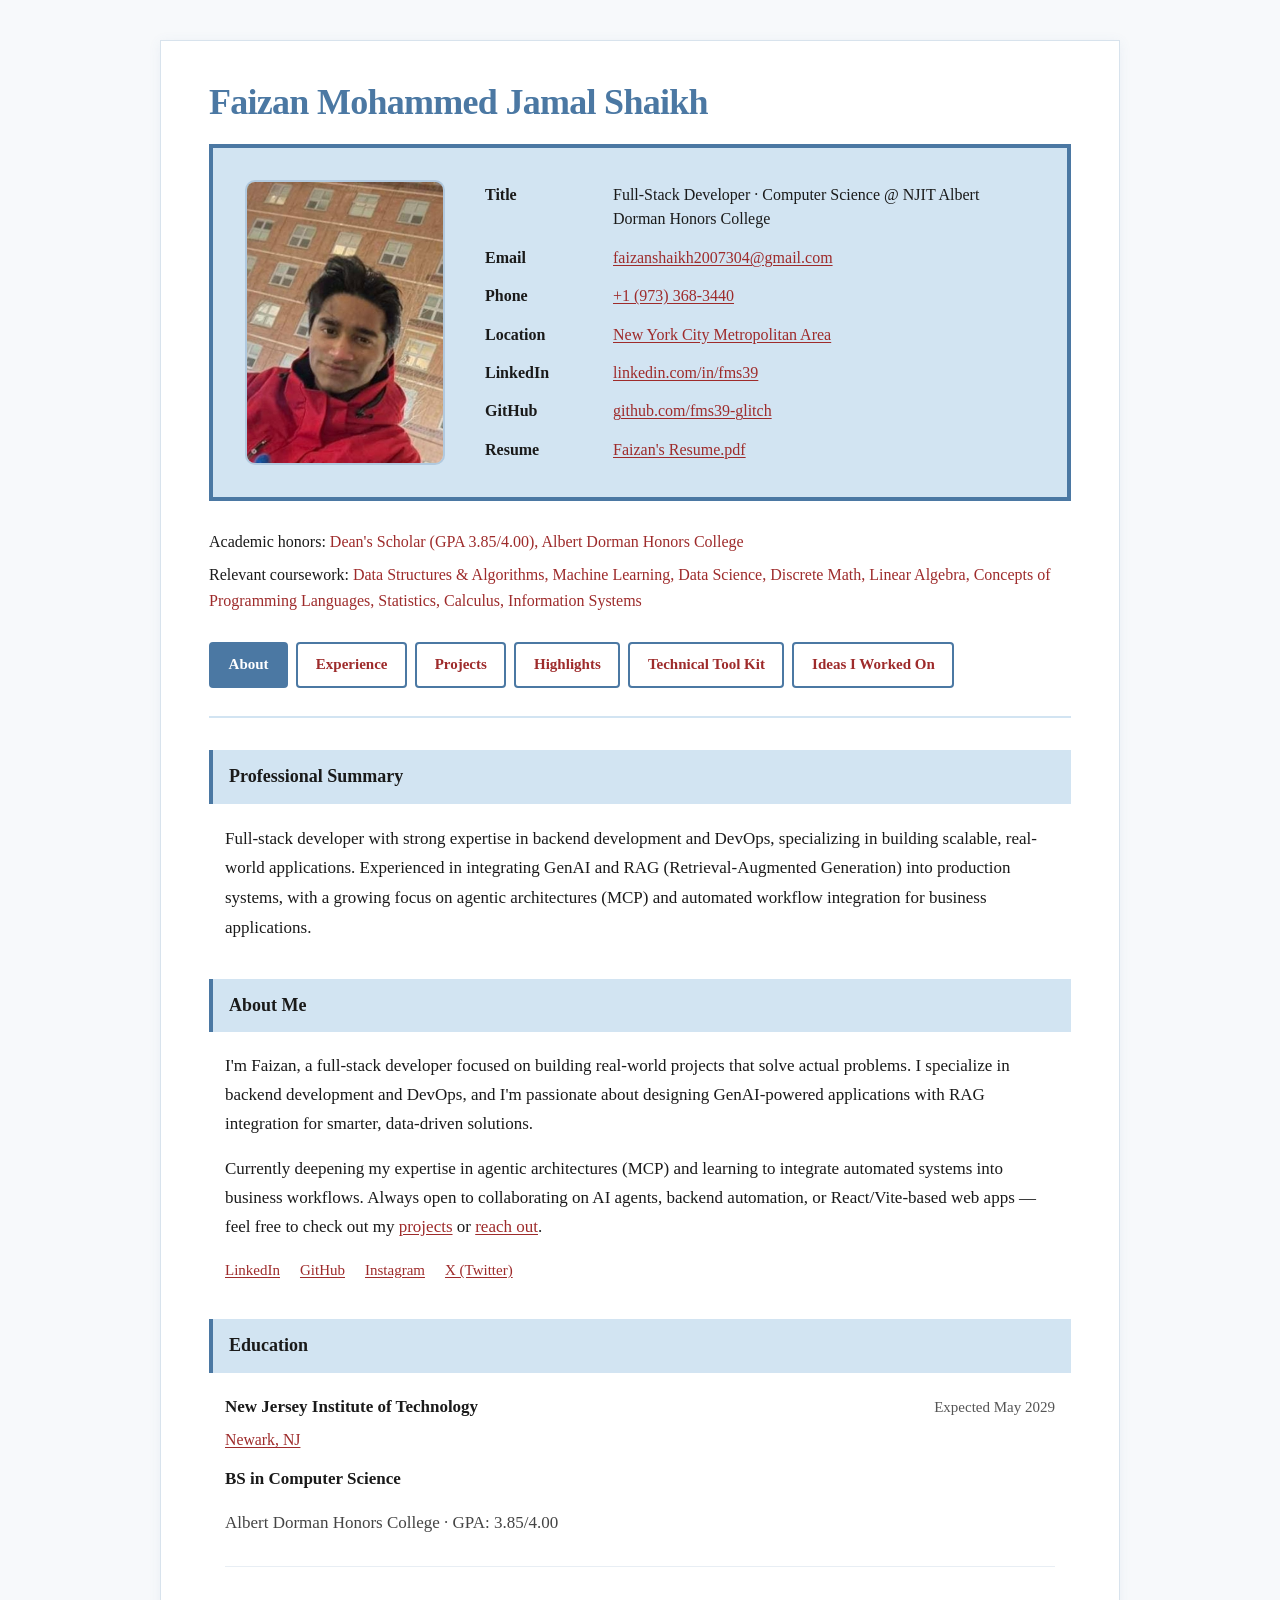
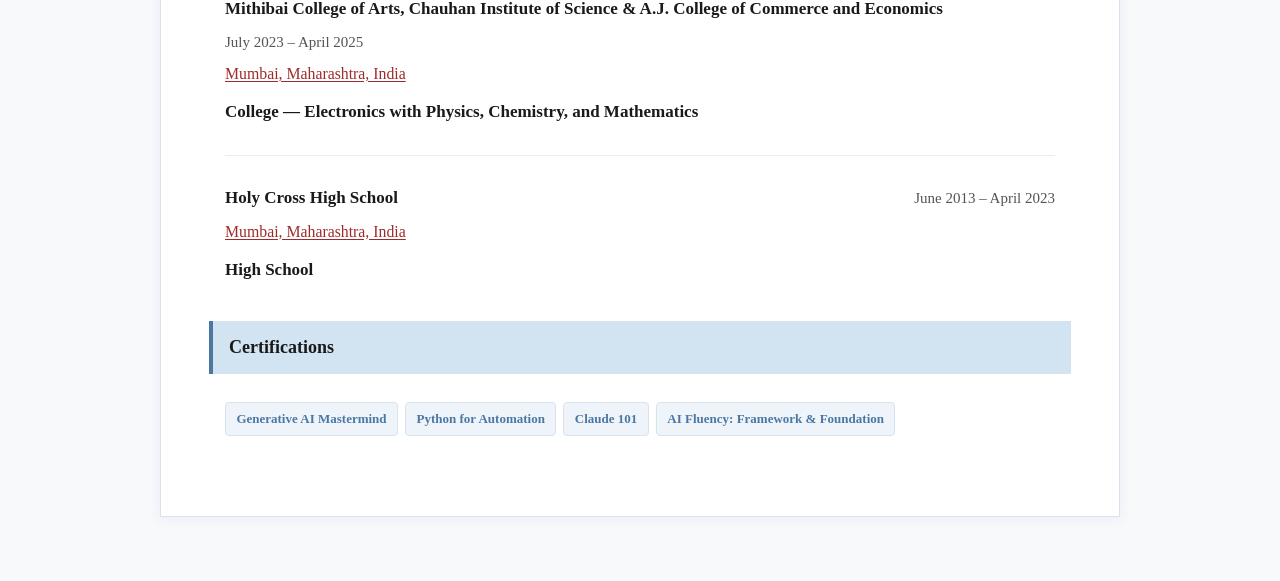
<file: index.html>
<!DOCTYPE html>
<html lang="en">

<head>
    <meta charset="UTF-8">
    <meta name="viewport" content="width=device-width, initial-scale=1.0">
    <title>Faizan Shaikh — Portfolio</title>
    <link rel="stylesheet" href="style.css">
</head>

<body>
    <div class="page-container">
        <h1 class="header-name">Faizan Mohammed Jamal Shaikh</h1>

        <div class="top-banner">
            <div class="photo-container">
                <img src="Faizan_img.jpeg" alt="Faizan Shaikh">
            </div>

            <div class="contact-info">
                <table>
                    <tr>
                        <td class="label">Title</td>
                        <td>Full-Stack Developer · Computer Science @ NJIT Albert Dorman Honors College</td>
                    </tr>
                    <tr>
                        <td class="label">Email</td>
                        <td><a href="mailto:faizanshaikh2007304@gmail.com">faizanshaikh2007304@gmail.com</a></td>
                    </tr>
                    <tr>
                        <td class="label">Phone</td>
                        <td><a href="tel:+19733683440">+1 (973) 368-3440</a></td>
                    </tr>
                    <tr>
                        <td class="label">Location</td>
                        <td><a href="https://maps.google.com/?q=New+York+City+Metropolitan+Area" target="_blank"
                                rel="noopener">New York City Metropolitan Area</a></td>
                    </tr>
                    <tr>
                        <td class="label">LinkedIn</td>
                        <td><a href="https://www.linkedin.com/in/fms39" target="_blank"
                                rel="noopener">linkedin.com/in/fms39</a></td>
                    </tr>
                    <tr>
                        <td class="label">GitHub</td>
                        <td><a href="https://github.com/fms39-glitch" target="_blank"
                                rel="noopener">github.com/fms39-glitch</a></td>
                    </tr>
                    <tr>
                        <td class="label">Resume</td>
                        <td><a href="Faizan's Resume.pdf" target="_blank" rel="noopener">Faizan's Resume.pdf</a></td>
                    </tr>
                </table>
            </div>
        </div>

        <div class="interests">
            <div>Academic honors: <span class="interests-list">Dean's Scholar (GPA 3.85/4.00), Albert Dorman Honors
                    College</span></div>
            <div>Relevant coursework: <span class="interests-list">Data Structures &amp; Algorithms, Machine Learning,
                    Data Science, Discrete Math, Linear Algebra, Concepts of Programming Languages, Statistics,
                    Calculus, Information Systems</span></div>
        </div>

        <div class="navigation">
            <a href="index.html" class="active">About</a>
            <a href="experience.html">Experience</a>
            <a href="projects.html">Projects</a>
            <a href="highlights.html">Highlights</a>
            <a href="toolkit.html">Technical Tool Kit</a>
            <a href="ideas.html">Ideas I Worked On</a>
        </div>

        <div class="content-section" id="summary">
            <h2 class="section-title">Professional Summary</h2>
            <div class="section-content">
                <p class="summary">Full-stack developer with strong expertise in backend development and DevOps,
                    specializing in building scalable, real-world applications. Experienced in integrating GenAI and RAG
                    (Retrieval-Augmented Generation) into production systems, with a growing focus on agentic
                    architectures (MCP) and automated workflow integration for business applications.</p>
            </div>
        </div>

        <div class="content-section" id="about">
            <h2 class="section-title">About Me</h2>
            <div class="section-content">
                <p>I'm Faizan, a full-stack developer focused on building real-world projects that solve actual
                    problems. I specialize in backend development and DevOps, and I'm passionate about designing
                    GenAI-powered applications with RAG integration for smarter, data-driven solutions.</p>
                <p>Currently deepening my expertise in agentic architectures (MCP) and learning to integrate automated
                    systems into business workflows. Always open to collaborating on AI agents, backend automation, or
                    React/Vite-based web apps — feel free to check out my <a href="projects.html">projects</a> or <a
                        href="mailto:faizanshaikh2007304@gmail.com">reach out</a>.</p>
                <div class="social-bar">
                    <a href="https://www.linkedin.com/in/fms39" target="_blank" rel="noopener">LinkedIn</a>
                    <a href="https://github.com/fms39-glitch" target="_blank" rel="noopener">GitHub</a>
                    <a href="https://instagram.com/_justfaizan_30" target="_blank" rel="noopener">Instagram</a>
                    <a href="https://x.com/Fms39dev" target="_blank" rel="noopener">X (Twitter)</a>
                </div>
            </div>
        </div>

        <div class="content-section" id="education">
            <h2 class="section-title">Education</h2>
            <div class="section-content">
                <div class="entry">
                    <div class="entry-header">
                        <strong>New Jersey Institute of Technology</strong>
                        <span class="entry-dates">Expected May 2029</span>
                    </div>
                    <div class="entry-meta">
                        <a href="https://maps.google.com/?q=New+Jersey+Institute+of+Technology,+Newark,+NJ"
                            target="_blank" rel="noopener">Newark, NJ</a>
                    </div>
                    <p class="edu-degree">BS in Computer Science</p>
                    <p class="edu-detail">Albert Dorman Honors College · GPA: 3.85/4.00</p>
                </div>

                <div class="entry">
                    <div class="entry-header">
                        <strong>Mithibai College of Arts, Chauhan Institute of Science &amp; A.J. College of Commerce
                            and Economics</strong>
                        <span class="entry-dates">July 2023 – April 2025</span>
                    </div>
                    <div class="entry-meta">
                        <a href="https://maps.google.com/?q=Mithibai+College,+Mumbai,+India" target="_blank"
                            rel="noopener">Mumbai, Maharashtra, India</a>
                    </div>
                    <p class="edu-degree">College — Electronics with Physics, Chemistry, and Mathematics</p>
                </div>

                <div class="entry">
                    <div class="entry-header">
                        <strong>Holy Cross High School</strong>
                        <span class="entry-dates">June 2013 – April 2023</span>
                    </div>
                    <div class="entry-meta">
                        <a href="https://maps.google.com/?q=Holy+Cross+High+School,+Mumbai,+India" target="_blank"
                            rel="noopener">Mumbai, Maharashtra, India</a>
                    </div>
                    <p class="edu-degree">High School</p>
                </div>
            </div>
        </div>

        <div class="content-section" id="certifications">
            <h2 class="section-title">Certifications</h2>
            <div class="section-content">
                <div class="tag-row">
                    <span class="tag">Generative AI Mastermind</span>
                    <span class="tag">Python for Automation</span>
                    <span class="tag">Claude 101</span>
                    <span class="tag">AI Fluency: Framework &amp; Foundation</span>
                </div>
            </div>
        </div>

    </div>
</body>

</html>
</file>
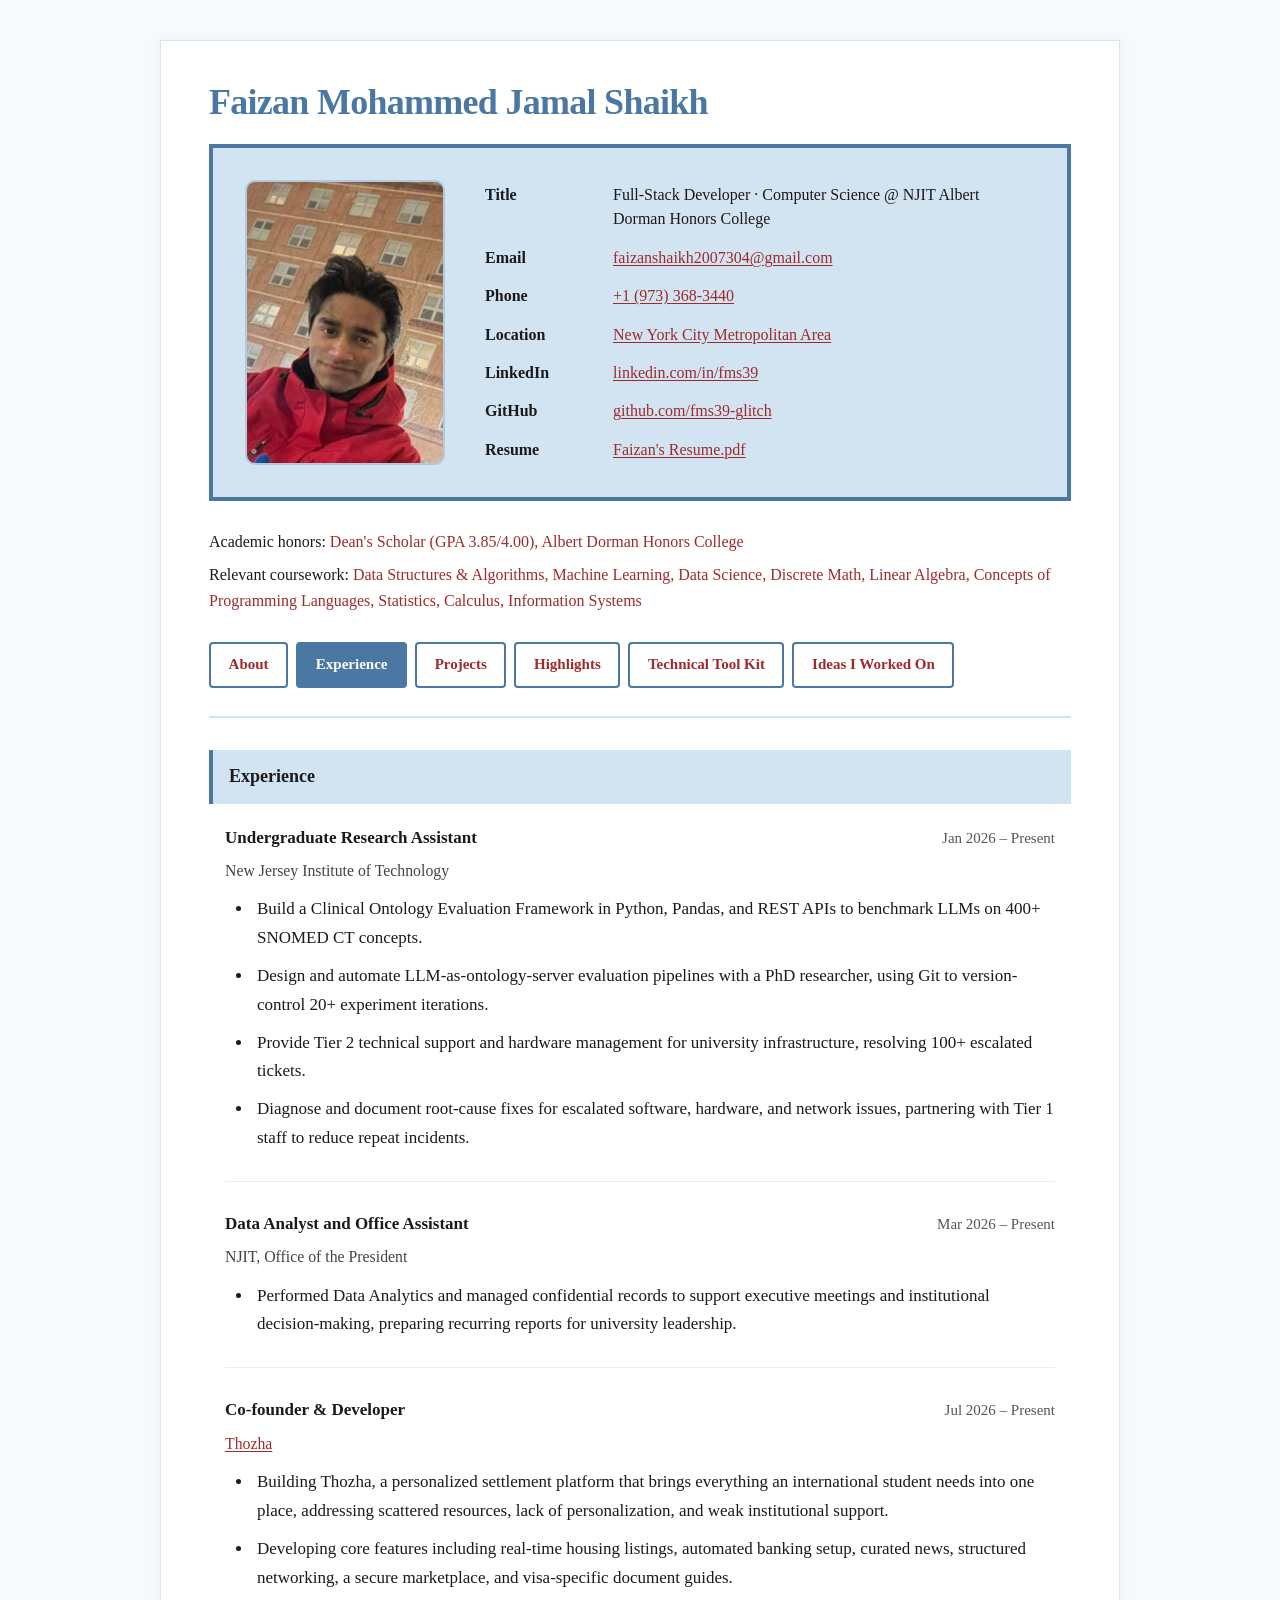
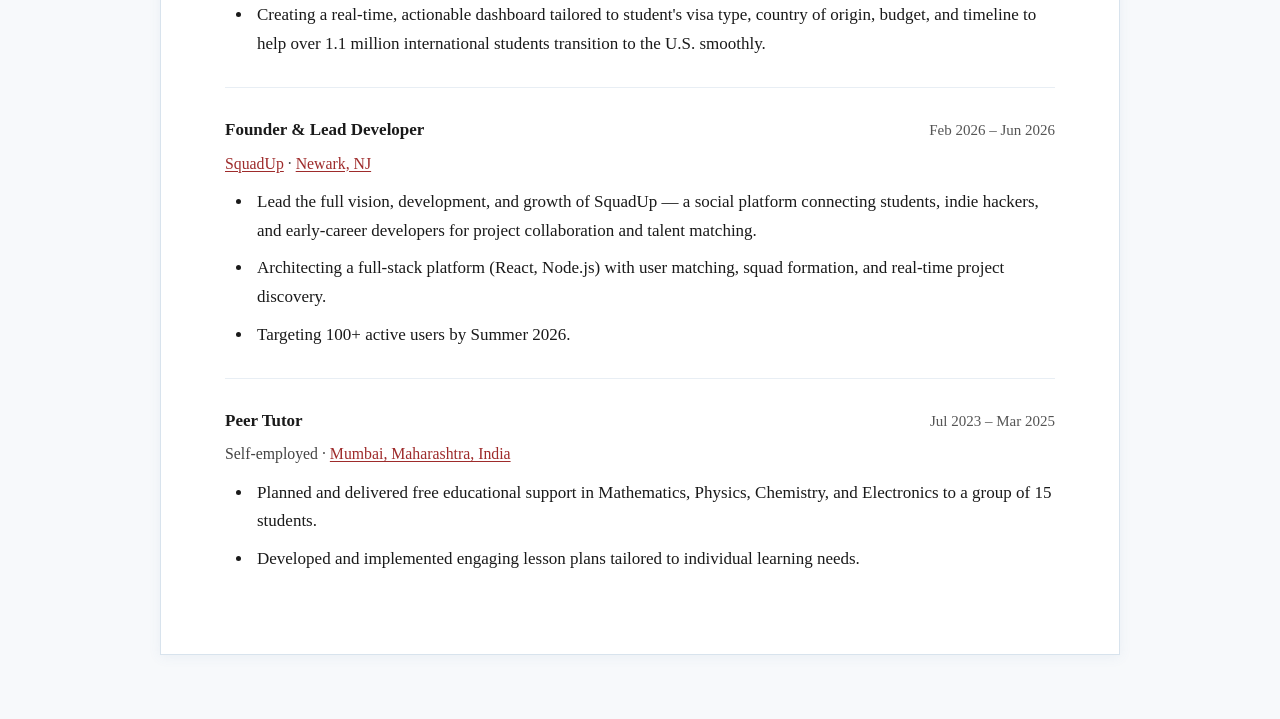
<file: experience.html>
<!DOCTYPE html>
<html lang="en">

<head>
    <meta charset="UTF-8">
    <meta name="viewport" content="width=device-width, initial-scale=1.0">
    <title>Faizan Shaikh — Experience</title>
    <link rel="stylesheet" href="style.css">
</head>

<body>
    <div class="page-container">
        <h1 class="header-name">Faizan Mohammed Jamal Shaikh</h1>

        <div class="top-banner">
            <div class="photo-container">
                <img src="Faizan_img.jpeg" alt="Faizan Shaikh">
            </div>

            <div class="contact-info">
                <table>
                    <tr>
                        <td class="label">Title</td>
                        <td>Full-Stack Developer · Computer Science @ NJIT Albert Dorman Honors College</td>
                    </tr>
                    <tr>
                        <td class="label">Email</td>
                        <td><a href="mailto:faizanshaikh2007304@gmail.com">faizanshaikh2007304@gmail.com</a></td>
                    </tr>
                    <tr>
                        <td class="label">Phone</td>
                        <td><a href="tel:+19733683440">+1 (973) 368-3440</a></td>
                    </tr>
                    <tr>
                        <td class="label">Location</td>
                        <td><a href="https://maps.google.com/?q=New+York+City+Metropolitan+Area" target="_blank"
                                rel="noopener">New York City Metropolitan Area</a></td>
                    </tr>
                    <tr>
                        <td class="label">LinkedIn</td>
                        <td><a href="https://www.linkedin.com/in/fms39" target="_blank"
                                rel="noopener">linkedin.com/in/fms39</a></td>
                    </tr>
                    <tr>
                        <td class="label">GitHub</td>
                        <td><a href="https://github.com/fms39-glitch" target="_blank"
                                rel="noopener">github.com/fms39-glitch</a></td>
                    </tr>
                    <tr>
                        <td class="label">Resume</td>
                        <td><a href="Faizan's Resume.pdf" target="_blank" rel="noopener">Faizan's Resume.pdf</a></td>
                    </tr>
                </table>
            </div>
        </div>

        <div class="interests">
            <div>Academic honors: <span class="interests-list">Dean's Scholar (GPA 3.85/4.00), Albert Dorman Honors
                    College</span></div>
            <div>Relevant coursework: <span class="interests-list">Data Structures &amp; Algorithms, Machine Learning,
                    Data Science, Discrete Math, Linear Algebra, Concepts of Programming Languages, Statistics,
                    Calculus, Information Systems</span></div>
        </div>

        <div class="navigation">
            <a href="index.html">About</a>
            <a href="experience.html" class="active">Experience</a>
            <a href="projects.html">Projects</a>
            <a href="highlights.html">Highlights</a>
            <a href="toolkit.html">Technical Tool Kit</a>
            <a href="ideas.html">Ideas I Worked On</a>
        </div>

        <div class="content-section" id="experience">
            <h2 class="section-title">Experience</h2>
            <div class="section-content">

                <div class="entry">
                    <div class="entry-header">
                        <strong>Undergraduate Research Assistant</strong>
                        <span class="entry-dates">Jan 2026 – Present</span>
                    </div>
                    <div class="entry-meta">
                        New Jersey Institute of Technology
                    </div>
                    <ul class="entry-body">
                        <li>Build a Clinical Ontology Evaluation Framework in Python, Pandas, and REST APIs to benchmark LLMs on 400+ SNOMED CT concepts.</li>
                        <li>Design and automate LLM-as-ontology-server evaluation pipelines with a PhD researcher, using Git to version-control 20+ experiment iterations.</li>
                        <li>Provide Tier 2 technical support and hardware management for university infrastructure, resolving 100+ escalated tickets.</li>
                        <li>Diagnose and document root-cause fixes for escalated software, hardware, and network issues, partnering with Tier 1 staff to reduce repeat incidents.</li>
                    </ul>
                </div>

                <div class="entry">
                    <div class="entry-header">
                        <strong>Data Analyst and Office Assistant</strong>
                        <span class="entry-dates">Mar 2026 – Present</span>
                    </div>
                    <div class="entry-meta">
                        NJIT, Office of the President
                    </div>
                    <ul class="entry-body">
                        <li>Performed Data Analytics and managed confidential records to support executive meetings and institutional decision-making, preparing recurring reports for university leadership.</li>
                    </ul>
                </div>

                <div class="entry">
                    <div class="entry-header">
                        <strong>Co-founder &amp; Developer</strong>
                        <span class="entry-dates">Jul 2026 – Present</span>
                    </div>
                    <div class="entry-meta">
                        <a href="https://mythozha.pages.dev/" target="_blank" rel="noopener">Thozha</a>
                    </div>
                    <ul class="entry-body">
                        <li>Building Thozha, a personalized settlement platform that brings everything an international student needs into one place, addressing scattered resources, lack of personalization, and weak institutional support.</li>
                        <li>Developing core features including real-time housing listings, automated banking setup, curated news, structured networking, a secure marketplace, and visa-specific document guides.</li>
                        <li>Creating a real-time, actionable dashboard tailored to student's visa type, country of origin, budget, and timeline to help over 1.1 million international students transition to the U.S. smoothly.</li>
                    </ul>
                </div>

                <div class="entry">
                    <div class="entry-header">
                        <strong>Founder &amp; Lead Developer</strong>
                        <span class="entry-dates">Feb 2026 – Jun 2026</span>
                    </div>
                    <div class="entry-meta">
                        <a href="https://squadup.qzz.io" target="_blank" rel="noopener">SquadUp</a> ·
                        <a href="https://maps.google.com/?q=Newark,+NJ" target="_blank" rel="noopener">Newark, NJ</a>
                    </div>
                    <ul class="entry-body">
                        <li>Lead the full vision, development, and growth of SquadUp — a social platform connecting students, indie hackers, and early-career developers for project collaboration and talent matching.</li>
                        <li>Architecting a full-stack platform (React, Node.js) with user matching, squad formation, and real-time project discovery.</li>
                        <li>Targeting 100+ active users by Summer 2026.</li>
                    </ul>
                </div>

                <div class="entry">
                    <div class="entry-header">
                        <strong>Peer Tutor</strong>
                        <span class="entry-dates">Jul 2023 – Mar 2025</span>
                    </div>
                    <div class="entry-meta">
                        Self-employed ·
                        <a href="https://maps.google.com/?q=Mumbai,+Maharashtra,+India" target="_blank"
                            rel="noopener">Mumbai, Maharashtra, India</a>
                    </div>
                    <ul class="entry-body">
                        <li>Planned and delivered free educational support in Mathematics, Physics, Chemistry, and
                            Electronics to a group of 15 students.</li>
                        <li>Developed and implemented engaging lesson plans tailored to individual learning needs.</li>
                    </ul>
                </div>

            </div>
        </div>

    </div>
</body>

</html>
</file>
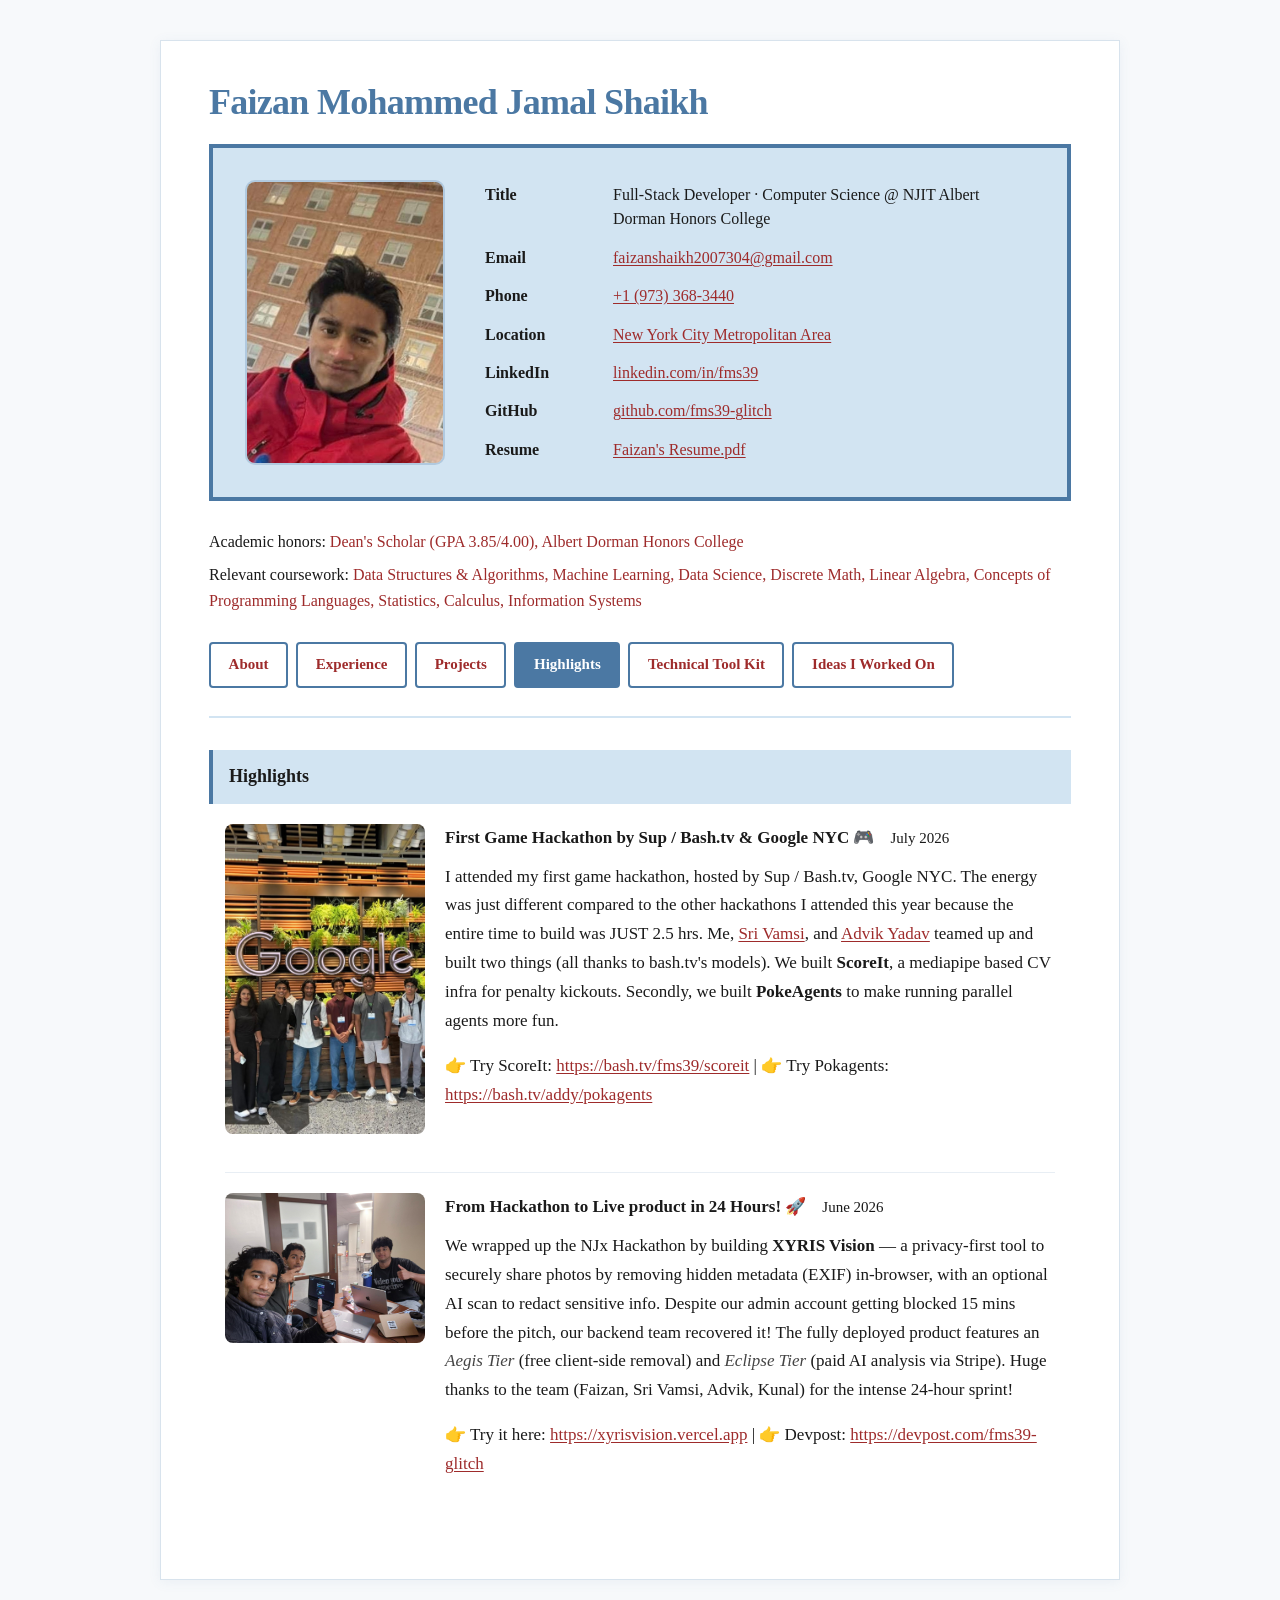
<file: highlights.html>
<!DOCTYPE html>
<html lang="en">

<head>
    <meta charset="UTF-8">
    <meta name="viewport" content="width=device-width, initial-scale=1.0">
    <title>Faizan Shaikh — Highlights</title>
    <link rel="stylesheet" href="style.css">
</head>

<body>
    <div class="page-container">
        <h1 class="header-name">Faizan Mohammed Jamal Shaikh</h1>

        <div class="top-banner">
            <div class="photo-container">
                <img src="Faizan_img.jpeg" alt="Faizan Shaikh">
            </div>

            <div class="contact-info">
                <table>
                    <tr>
                        <td class="label">Title</td>
                        <td>Full-Stack Developer · Computer Science @ NJIT Albert Dorman Honors College</td>
                    </tr>
                    <tr>
                        <td class="label">Email</td>
                        <td><a href="mailto:faizanshaikh2007304@gmail.com">faizanshaikh2007304@gmail.com</a></td>
                    </tr>
                    <tr>
                        <td class="label">Phone</td>
                        <td><a href="tel:+19733683440">+1 (973) 368-3440</a></td>
                    </tr>
                    <tr>
                        <td class="label">Location</td>
                        <td><a href="https://maps.google.com/?q=New+York+City+Metropolitan+Area" target="_blank"
                                rel="noopener">New York City Metropolitan Area</a></td>
                    </tr>
                    <tr>
                        <td class="label">LinkedIn</td>
                        <td><a href="https://www.linkedin.com/in/fms39" target="_blank"
                                rel="noopener">linkedin.com/in/fms39</a></td>
                    </tr>
                    <tr>
                        <td class="label">GitHub</td>
                        <td><a href="https://github.com/fms39-glitch" target="_blank"
                                rel="noopener">github.com/fms39-glitch</a></td>
                    </tr>
                    <tr>
                        <td class="label">Resume</td>
                        <td><a href="Faizan's Resume.pdf" target="_blank" rel="noopener">Faizan's Resume.pdf</a></td>
                    </tr>
                </table>
            </div>
        </div>

        <div class="interests">
            <div>Academic honors: <span class="interests-list">Dean's Scholar (GPA 3.85/4.00), Albert Dorman Honors
                    College</span></div>
            <div>Relevant coursework: <span class="interests-list">Data Structures &amp; Algorithms, Machine Learning,
                    Data Science, Discrete Math, Linear Algebra, Concepts of Programming Languages, Statistics,
                    Calculus, Information Systems</span></div>
        </div>

        <div class="navigation">
            <a href="index.html">About</a>
            <a href="experience.html">Experience</a>
            <a href="projects.html">Projects</a>
            <a href="highlights.html" class="active">Highlights</a>
            <a href="toolkit.html">Technical Tool Kit</a>
            <a href="ideas.html">Ideas I Worked On</a>
        </div>

        <div class="content-section" id="highlights">
            <h2 class="section-title">Highlights</h2>
            <div class="section-content">

                <div class="entry" style="display: flex; gap: 20px; align-items: flex-start; margin-bottom: 20px;">
                    <a href="https://bash.tv/fms39/scoreit" target="_blank" rel="noopener" style="flex: 0 0 200px;">
                        <img src="highlights_images/Bash.tv%20&%20Google%20Hackathon.jpeg"
                            alt="Bash.tv & Google Hackathon" style="width: 100%; border-radius: 8px;">
                    </a>
                    <div style="flex: 1;">
                        <div class="project-header" style="margin-bottom: 10px;">
                            <strong>First Game Hackathon by Sup / Bash.tv & Google NYC 🎮</strong>
                            <span class="entry-dates"
                                style="float: right; font-weight: normal; color: var(--text-secondary);">July
                                2026</span>
                        </div>
                        <p style="margin-top: 0;">I attended my first game hackathon, hosted by Sup / Bash.tv, Google
                            NYC. The energy was just different compared to the other hackathons I attended this year
                            because the entire time to build was JUST 2.5 hrs. Me, <a
                                href="https://www.linkedin.com/in/srivamsirajesh" target="_blank"
                                rel="noopener noreferrer">Sri Vamsi</a>,
                            and
                            <a href="https://www.linkedin.com/in/advikyadav" target="_blank"
                                rel="noopener noreferrer">Advik Yadav</a> teamed up
                            and built two things (all thanks to bash.tv's models). We built <strong>ScoreIt</strong>, a
                            mediapipe based CV infra for penalty kickouts. Secondly, we built
                            <strong>PokeAgents</strong> to make running parallel agents more fun.
                        </p>
                        <p style="margin-bottom: 0;">
                            👉 Try ScoreIt: <a href="https://bash.tv/fms39/scoreit" target="_blank"
                                rel="noopener">https://bash.tv/fms39/scoreit</a> | 👉 Try Pokagents: <a
                                href="https://bash.tv/addy/pokagents" target="_blank"
                                rel="noopener">https://bash.tv/addy/pokagents</a>
                        </p>
                    </div>
                </div>

                <div class="entry" style="display: flex; gap: 20px; align-items: flex-start; margin-bottom: 20px;">
                    <a href="https://xyrisvision.vercel.app" target="_blank" rel="noopener" style="flex: 0 0 200px;">
                        <img src="highlights_images/NJx_hackathon.jpeg" alt="NJx Hackathon - XYRIS Vision Team"
                            style="width: 100%; border-radius: 8px;">
                    </a>
                    <div style="flex: 1;">
                        <div class="project-header" style="margin-bottom: 10px;">
                            <strong>From Hackathon to Live product in 24 Hours! 🚀</strong>
                            <span class="entry-dates"
                                style="float: right; font-weight: normal; color: var(--text-secondary);">June
                                2026</span>
                        </div>
                        <p style="margin-top: 0;">We wrapped up the NJx Hackathon by building <strong>XYRIS
                                Vision</strong> — a privacy-first tool to securely share photos by removing hidden
                            metadata (EXIF) in-browser, with an optional AI scan to redact sensitive info. Despite our
                            admin account getting blocked 15 mins before the pitch, our backend team recovered it! The
                            fully deployed product features an <em>Aegis Tier</em> (free client-side removal) and
                            <em>Eclipse Tier</em> (paid AI analysis via Stripe). Huge thanks to the team (Faizan, Sri
                            Vamsi, Advik, Kunal) for the intense 24-hour sprint!
                        </p>
                        <p style="margin-bottom: 0;">
                            👉 Try it here: <a href="https://xyrisvision.vercel.app" target="_blank"
                                rel="noopener">https://xyrisvision.vercel.app</a> | 👉 Devpost: <a
                                href="https://devpost.com/fms39-glitch" target="_blank"
                                rel="noopener">https://devpost.com/fms39-glitch</a>
                        </p>
                    </div>
                </div>

            </div>
        </div>
</body>

</html>
</file>
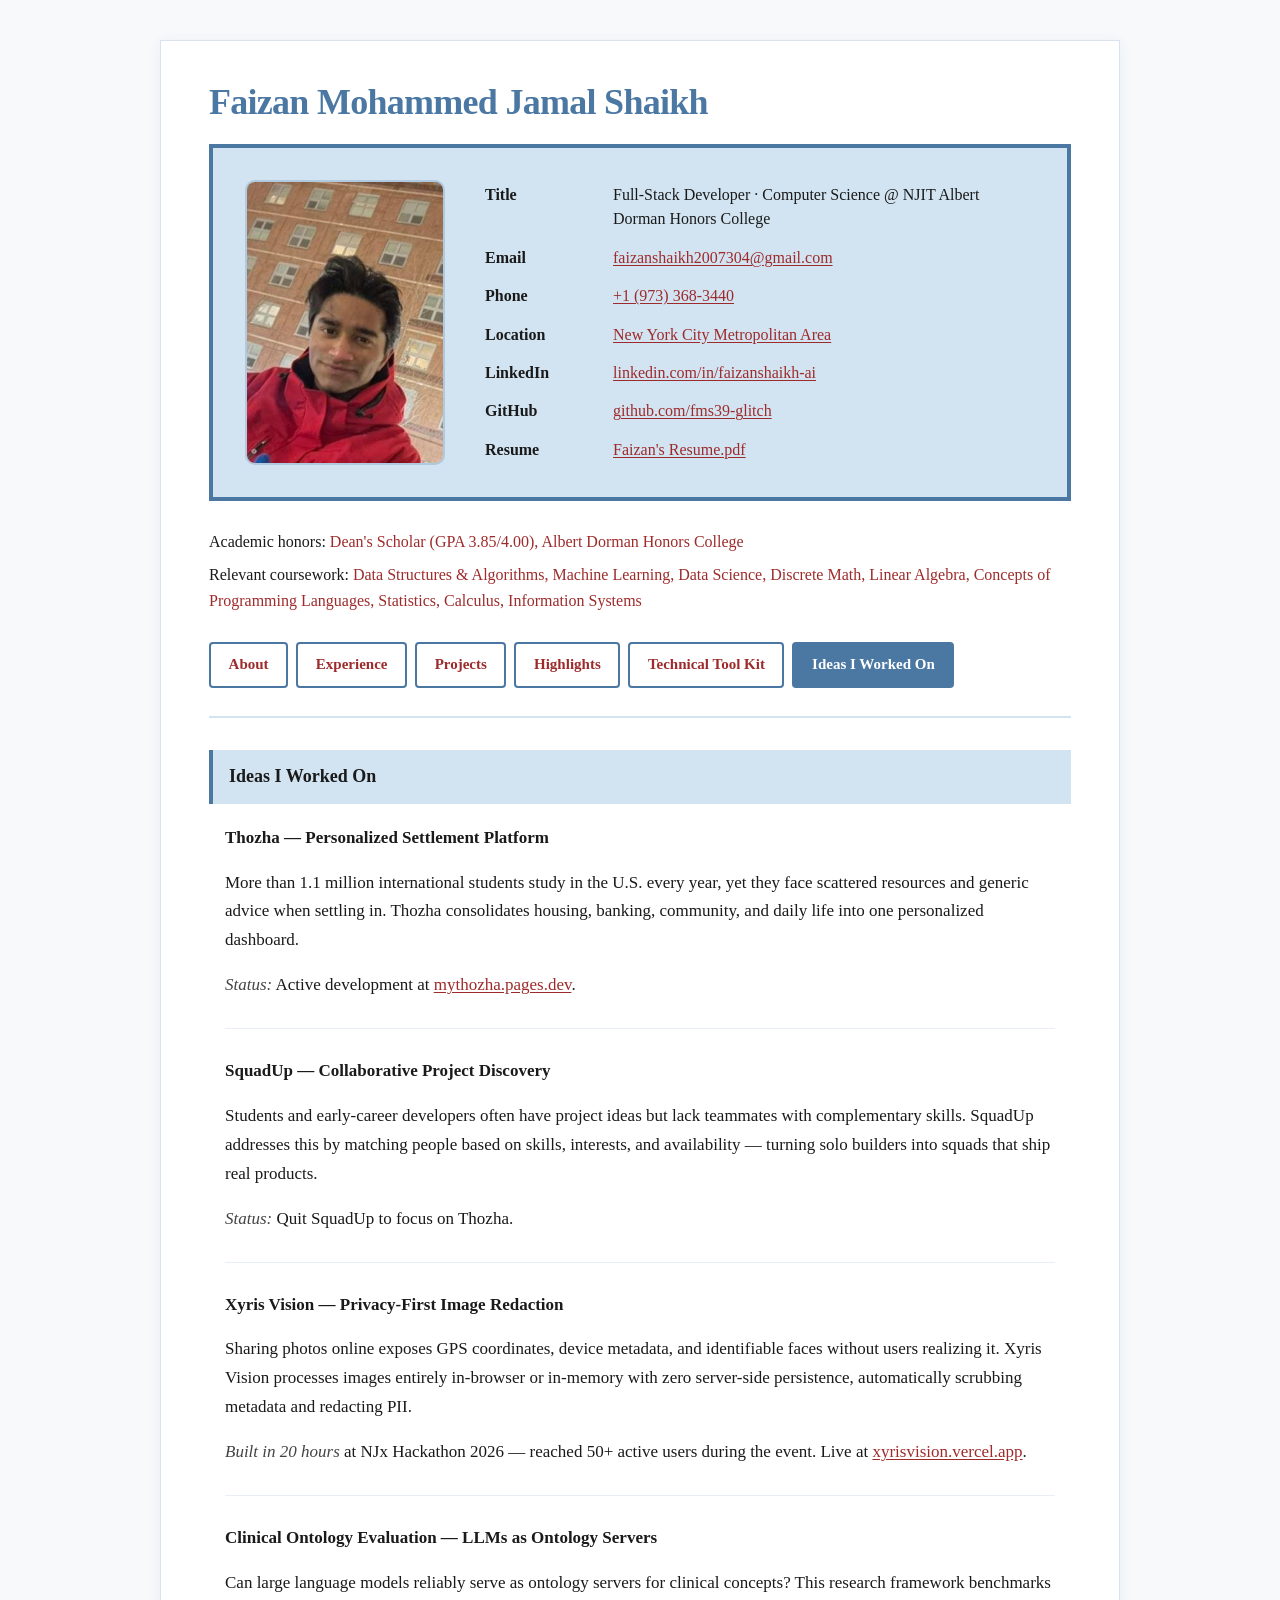
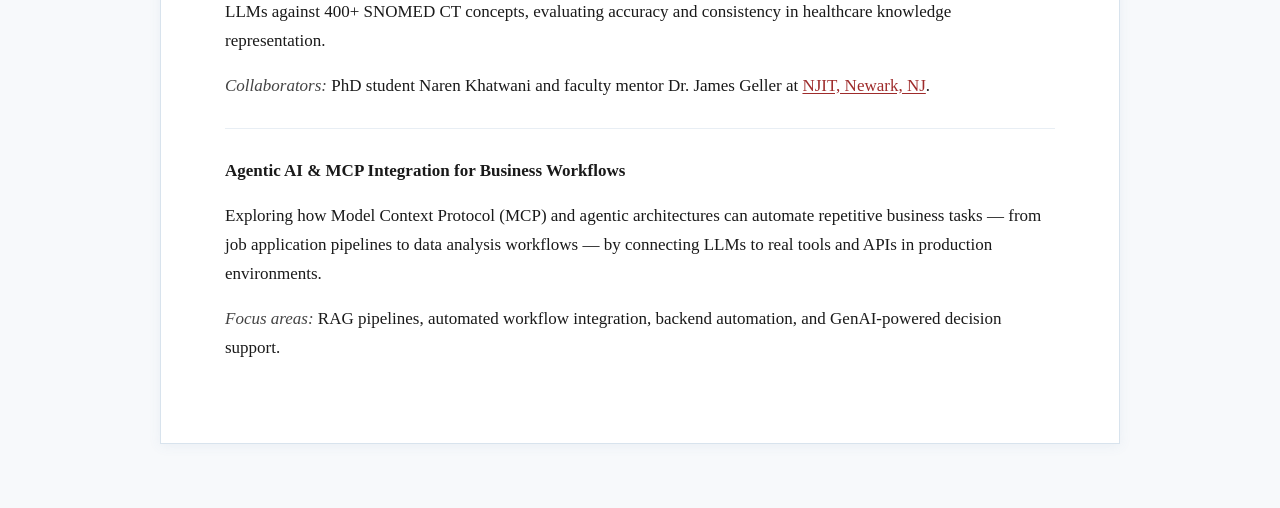
<file: ideas.html>
<!DOCTYPE html>
<html lang="en">

<head>
    <meta charset="UTF-8">
    <meta name="viewport" content="width=device-width, initial-scale=1.0">
    <title>Faizan Shaikh — Ideas I Worked On</title>
    <link rel="stylesheet" href="style.css">
</head>

<body>
    <div class="page-container">
        <h1 class="header-name">Faizan Mohammed Jamal Shaikh</h1>

        <div class="top-banner">
            <div class="photo-container">
                <img src="Faizan_img.jpeg" alt="Faizan Shaikh">
            </div>

            <div class="contact-info">
                <table>
                    <tr>
                        <td class="label">Title</td>
                        <td>Full-Stack Developer · Computer Science @ NJIT Albert Dorman Honors College</td>
                    </tr>
                    <tr>
                        <td class="label">Email</td>
                        <td><a href="mailto:faizanshaikh2007304@gmail.com">faizanshaikh2007304@gmail.com</a></td>
                    </tr>
                    <tr>
                        <td class="label">Phone</td>
                        <td><a href="tel:+19733683440">+1 (973) 368-3440</a></td>
                    </tr>
                    <tr>
                        <td class="label">Location</td>
                        <td><a href="https://maps.google.com/?q=New+York+City+Metropolitan+Area" target="_blank"
                                rel="noopener">New York City Metropolitan Area</a></td>
                    </tr>
                    <tr>
                        <td class="label">LinkedIn</td>
                        <td><a href="https://www.linkedin.com/in/fms39" target="_blank"
                                rel="noopener">linkedin.com/in/faizanshaikh-ai</a></td>
                    </tr>
                    <tr>
                        <td class="label">GitHub</td>
                        <td><a href="https://github.com/fms39-glitch" target="_blank"
                                rel="noopener">github.com/fms39-glitch</a></td>
                    </tr>
                    <tr>
                        <td class="label">Resume</td>
                        <td><a href="Faizan's Resume.pdf" target="_blank" rel="noopener">Faizan's Resume.pdf</a></td>
                    </tr>
                </table>
            </div>
        </div>

        <div class="interests">
            <div>Academic honors: <span class="interests-list">Dean's Scholar (GPA 3.85/4.00), Albert Dorman Honors
                    College</span></div>
            <div>Relevant coursework: <span class="interests-list">Data Structures &amp; Algorithms, Machine Learning,
                    Data Science, Discrete Math, Linear Algebra, Concepts of Programming Languages, Statistics,
                    Calculus, Information Systems</span></div>
        </div>

        <div class="navigation">
            <a href="index.html">About</a>
            <a href="experience.html">Experience</a>
            <a href="projects.html">Projects</a>
            <a href="highlights.html">Highlights</a>
            <a href="toolkit.html">Technical Tool Kit</a>
            <a href="ideas.html" class="active">Ideas I Worked On</a>
        </div>

        <div class="content-section" id="ideas">
            <h2 class="section-title">Ideas I Worked On</h2>
            <div class="section-content">

                <div class="entry">
                    <p><strong>Thozha — Personalized Settlement Platform</strong></p>
                    <p>More than 1.1 million international students study in the U.S. every year, yet they face scattered resources and generic advice when settling in. Thozha consolidates housing, banking, community, and daily life into one personalized dashboard.</p>
                    <p><em>Status:</em> Active development at <a href="https://mythozha.pages.dev/" target="_blank" rel="noopener">mythozha.pages.dev</a>.</p>
                </div>

                <div class="entry">
                    <p><strong>SquadUp — Collaborative Project Discovery</strong></p>
                    <p>Students and early-career developers often have project ideas but lack teammates with
                        complementary skills. SquadUp addresses this by matching people based on skills, interests, and
                        availability — turning solo builders into squads that ship real products.</p>
                    <p><em>Status:</em> Quit SquadUp to focus on Thozha.</p>
                </div>

                <div class="entry">
                    <p><strong>Xyris Vision — Privacy-First Image Redaction</strong></p>
                    <p>Sharing photos online exposes GPS coordinates, device metadata, and identifiable faces without
                        users realizing it. Xyris Vision processes images entirely in-browser or in-memory with zero
                        server-side persistence, automatically scrubbing metadata and redacting PII.</p>
                    <p><em>Built in 20 hours</em> at NJx Hackathon 2026 — reached 50+ active users during the event.
                        Live at <a href="https://xyrisvision.vercel.app" target="_blank"
                            rel="noopener">xyrisvision.vercel.app</a>.</p>
                </div>

                <div class="entry">
                    <p><strong>Clinical Ontology Evaluation — LLMs as Ontology Servers</strong></p>
                    <p>Can large language models reliably serve as ontology servers for clinical concepts? This research
                        framework benchmarks LLMs against 400+ SNOMED CT concepts, evaluating accuracy and consistency
                        in healthcare knowledge representation.</p>
                    <p><em>Collaborators:</em> PhD student Naren Khatwani and faculty mentor Dr. James Geller at <a
                            href="https://maps.google.com/?q=New+Jersey+Institute+of+Technology,+Newark,+NJ"
                            target="_blank" rel="noopener">NJIT, Newark, NJ</a>.</p>
                </div>

                <div class="entry">
                    <p><strong>Agentic AI &amp; MCP Integration for Business Workflows</strong></p>
                    <p>Exploring how Model Context Protocol (MCP) and agentic architectures can automate repetitive
                        business tasks — from job application pipelines to data analysis workflows — by connecting LLMs
                        to real tools and APIs in production environments.</p>
                    <p><em>Focus areas:</em> RAG pipelines, automated workflow integration, backend automation, and
                        GenAI-powered decision support.</p>
                </div>

            </div>
        </div>

    </div>
</body>

</html>
</file>
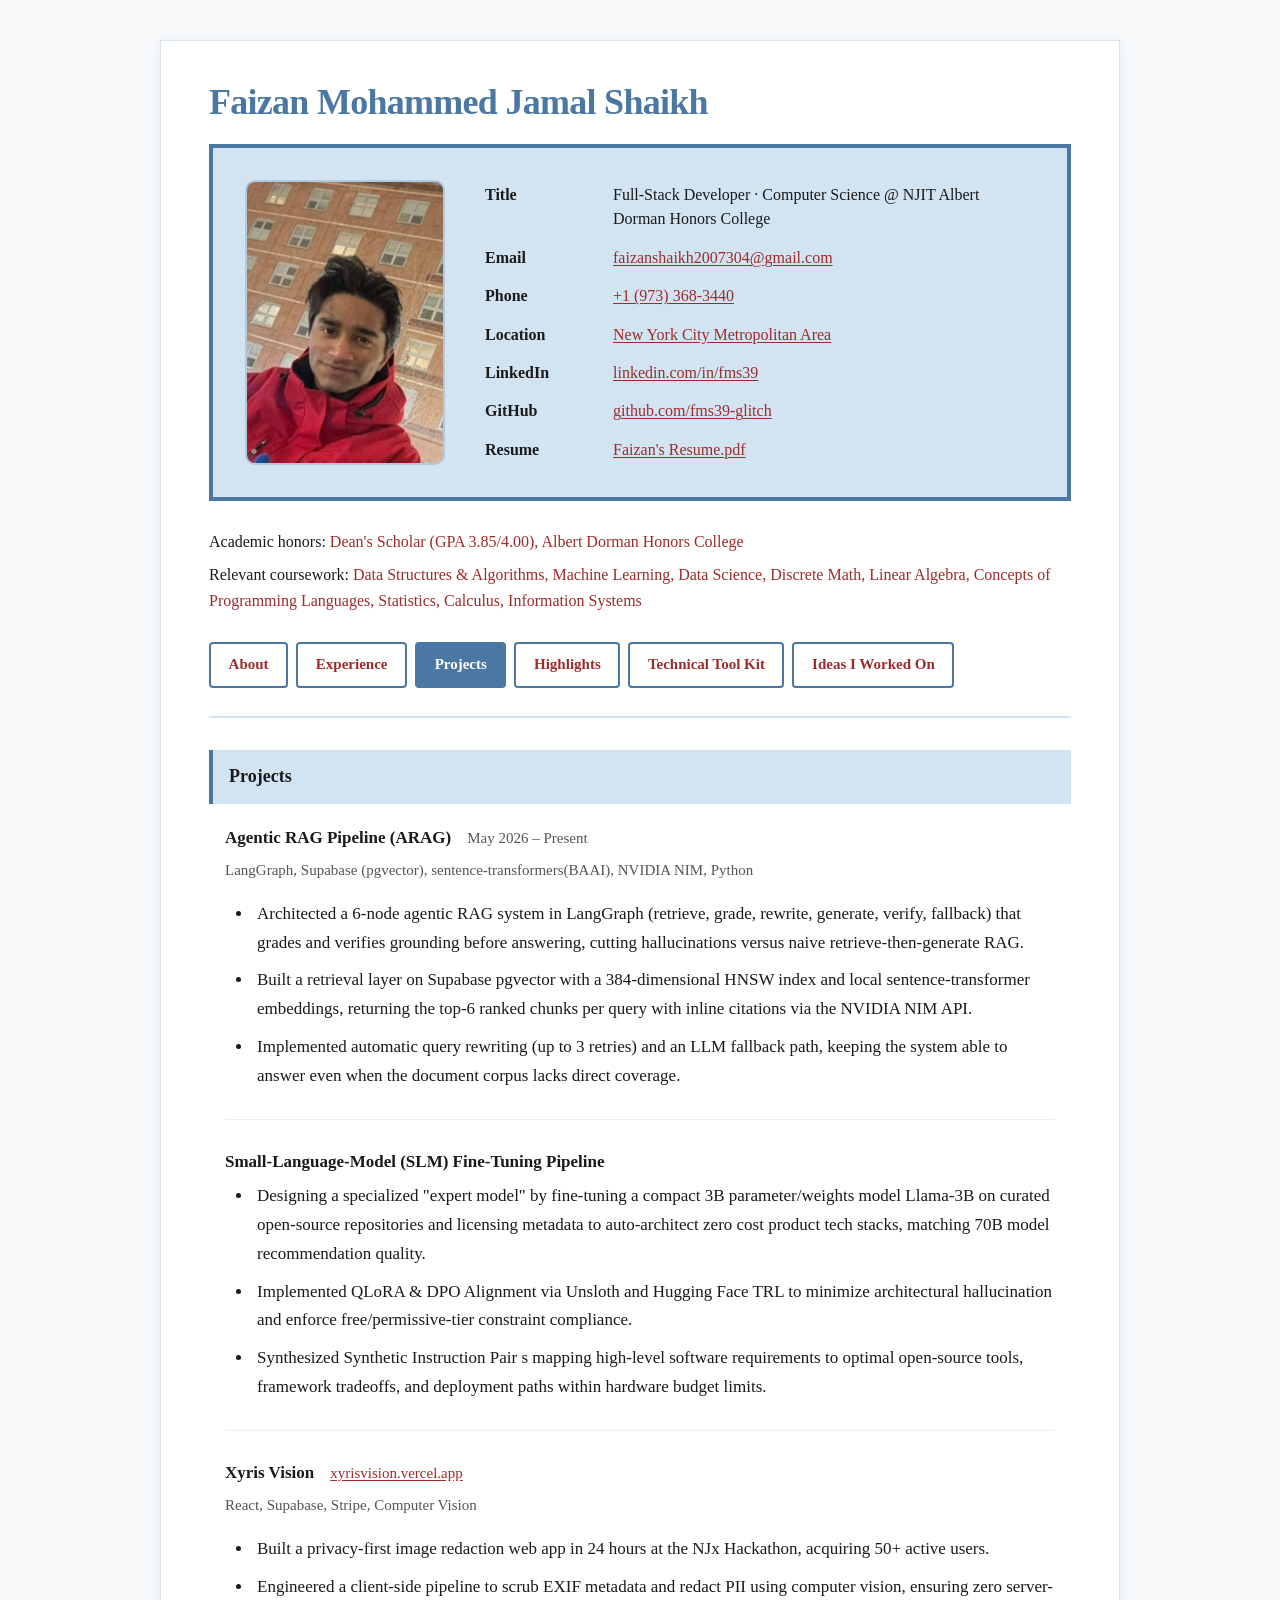
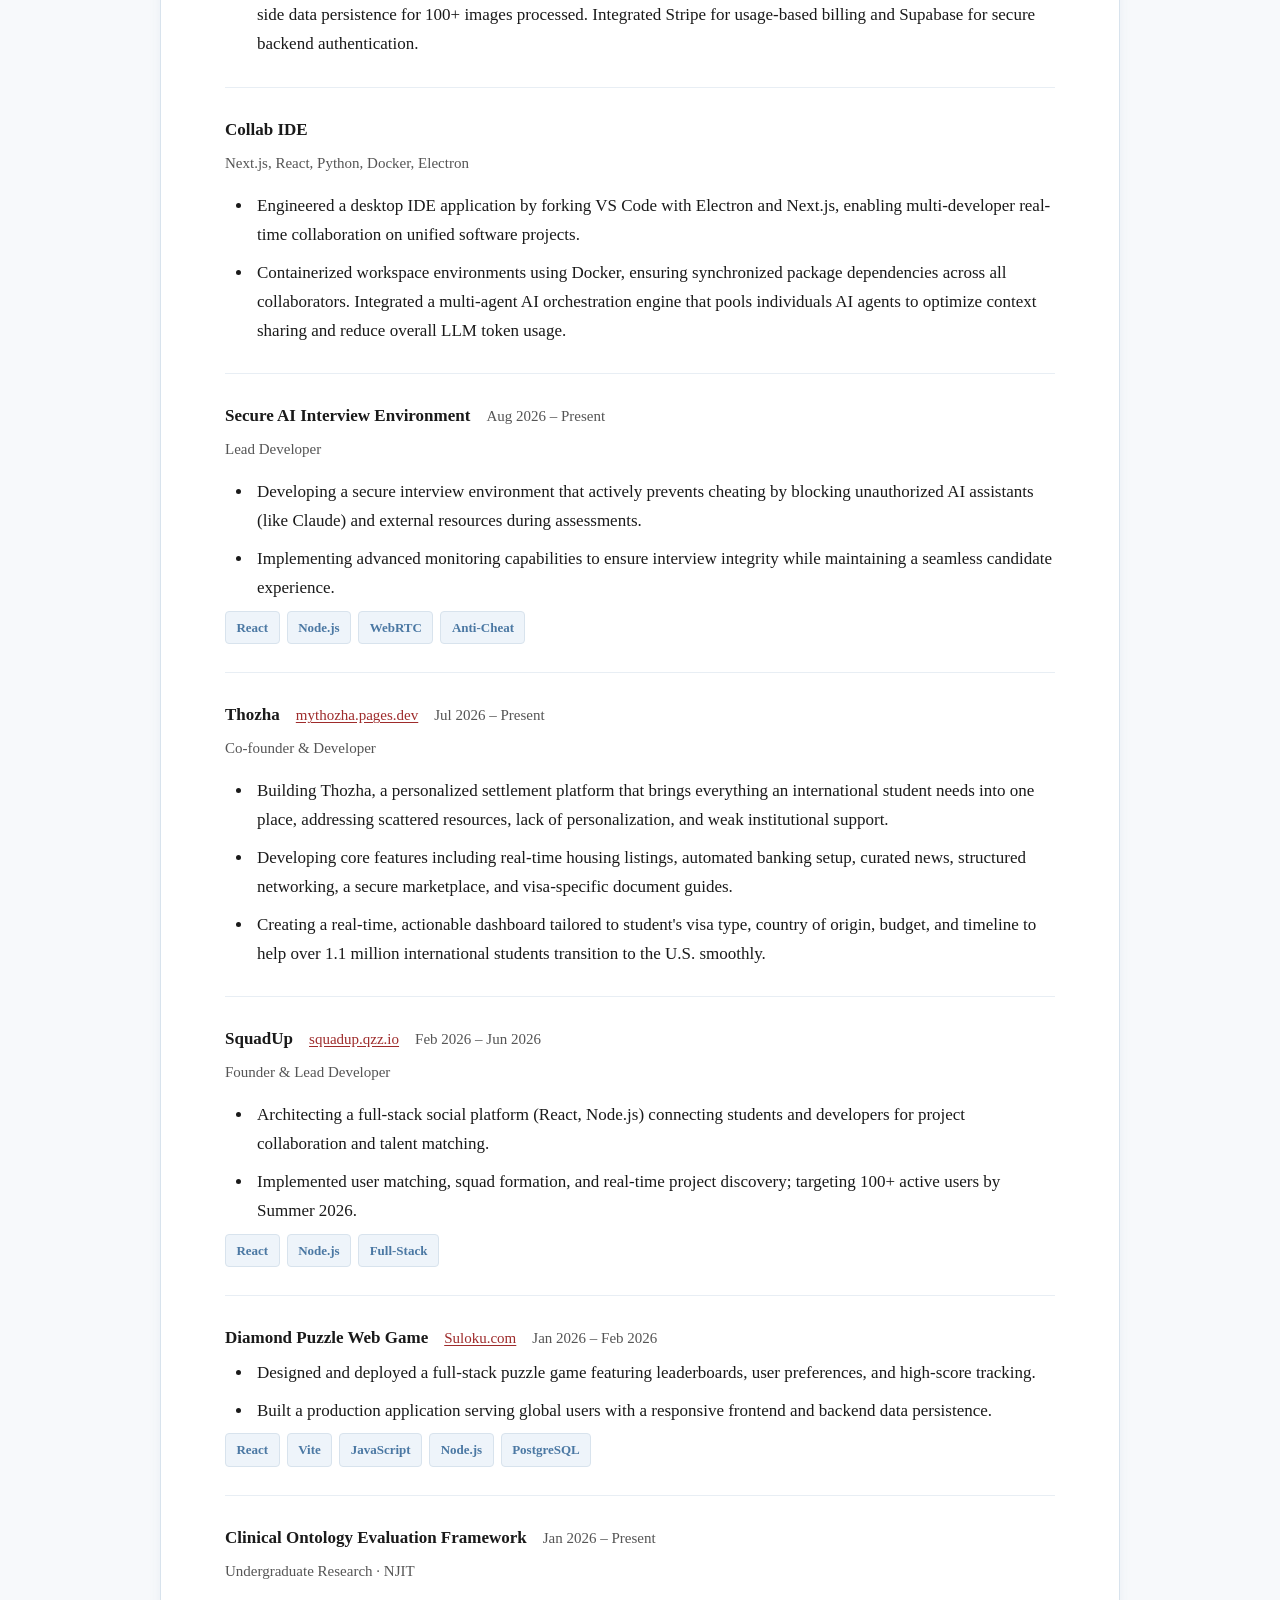
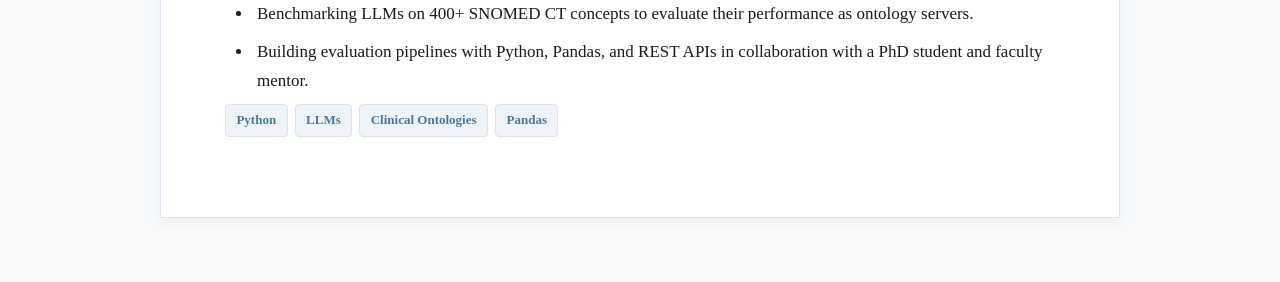
<file: projects.html>
<!DOCTYPE html>
<html lang="en">

<head>
    <meta charset="UTF-8">
    <meta name="viewport" content="width=device-width, initial-scale=1.0">
    <title>Faizan Shaikh — Projects</title>
    <link rel="stylesheet" href="style.css">
</head>

<body>
    <div class="page-container">
        <h1 class="header-name">Faizan Mohammed Jamal Shaikh</h1>

        <div class="top-banner">
            <div class="photo-container">
                <img src="Faizan_img.jpeg" alt="Faizan Shaikh">
            </div>

            <div class="contact-info">
                <table>
                    <tr>
                        <td class="label">Title</td>
                        <td>Full-Stack Developer · Computer Science @ NJIT Albert Dorman Honors College</td>
                    </tr>
                    <tr>
                        <td class="label">Email</td>
                        <td><a href="mailto:faizanshaikh2007304@gmail.com">faizanshaikh2007304@gmail.com</a></td>
                    </tr>
                    <tr>
                        <td class="label">Phone</td>
                        <td><a href="tel:+19733683440">+1 (973) 368-3440</a></td>
                    </tr>
                    <tr>
                        <td class="label">Location</td>
                        <td><a href="https://maps.google.com/?q=New+York+City+Metropolitan+Area" target="_blank"
                                rel="noopener">New York City Metropolitan Area</a></td>
                    </tr>
                    <tr>
                        <td class="label">LinkedIn</td>
                        <td><a href="https://www.linkedin.com/in/fms39" target="_blank"
                                rel="noopener">linkedin.com/in/fms39</a></td>
                    </tr>
                    <tr>
                        <td class="label">GitHub</td>
                        <td><a href="https://github.com/fms39-glitch" target="_blank"
                                rel="noopener">github.com/fms39-glitch</a></td>
                    </tr>
                    <tr>
                        <td class="label">Resume</td>
                        <td><a href="Faizan's Resume.pdf" target="_blank" rel="noopener">Faizan's Resume.pdf</a></td>
                    </tr>
                </table>
            </div>
        </div>

        <div class="interests">
            <div>Academic honors: <span class="interests-list">Dean's Scholar (GPA 3.85/4.00), Albert Dorman Honors
                    College</span></div>
            <div>Relevant coursework: <span class="interests-list">Data Structures &amp; Algorithms, Machine Learning,
                    Data Science, Discrete Math, Linear Algebra, Concepts of Programming Languages, Statistics,
                    Calculus, Information Systems</span></div>
        </div>

        <div class="navigation">
            <a href="index.html">About</a>
            <a href="experience.html">Experience</a>
            <a href="projects.html" class="active">Projects</a>
            <a href="highlights.html">Highlights</a>
            <a href="toolkit.html">Technical Tool Kit</a>
            <a href="ideas.html">Ideas I Worked On</a>
        </div>

        <div class="content-section" id="projects">
            <h2 class="section-title">Projects</h2>
            <div class="section-content">
                <div class="entry">
                    <div class="project-header">
                        <strong>Agentic RAG Pipeline (ARAG)</strong>
                        <span class="entry-dates">May 2026 – Present</span>
                    </div>
                    <p class="project-role">LangGraph, Supabase (pgvector), sentence-transformers(BAAI), NVIDIA NIM, Python</p>
                    <ul class="entry-body">
                        <li>Architected a 6-node agentic RAG system in LangGraph (retrieve, grade, rewrite, generate, verify, fallback) that grades and verifies grounding before answering, cutting hallucinations versus naive retrieve-then-generate RAG.</li>
                        <li>Built a retrieval layer on Supabase pgvector with a 384-dimensional HNSW index and local sentence-transformer embeddings, returning the top-6 ranked chunks per query with inline citations via the NVIDIA NIM API.</li>
                        <li>Implemented automatic query rewriting (up to 3 retries) and an LLM fallback path, keeping the system able to answer even when the document corpus lacks direct coverage.</li>
                    </ul>
                </div>
                
                <div class="entry">
                    <div class="project-header">
                        <strong>Small-Language-Model (SLM) Fine-Tuning Pipeline</strong>
                    </div>
                    <ul class="entry-body">
                        <li>Designing a specialized "expert model" by fine-tuning a compact 3B parameter/weights model Llama-3B on curated open-source repositories and licensing metadata to auto-architect zero cost product tech stacks, matching 70B model recommendation quality.</li>
                        <li>Implemented QLoRA &amp; DPO Alignment via Unsloth and Hugging Face TRL to minimize architectural hallucination and enforce free/permissive-tier constraint compliance.</li>
                        <li>Synthesized Synthetic Instruction Pair s mapping high-level software requirements to optimal open-source tools, framework tradeoffs, and deployment paths within hardware budget limits.</li>
                    </ul>
                </div>

                <div class="entry">
                    <div class="project-header">
                        <strong>Xyris Vision</strong>
                        <span class="project-link"><a href="https://xyrisvision.vercel.app" target="_blank" rel="noopener">xyrisvision.vercel.app</a></span>
                    </div>
                    <p class="project-role">React, Supabase, Stripe, Computer Vision</p>
                    <ul class="entry-body">
                        <li>Built a privacy-first image redaction web app in 24 hours at the NJx Hackathon, acquiring 50+ active users.</li>
                        <li>Engineered a client-side pipeline to scrub EXIF metadata and redact PII using computer vision, ensuring zero server-side data persistence for 100+ images processed. Integrated Stripe for usage-based billing and Supabase for secure backend authentication.</li>
                    </ul>
                </div>

                <div class="entry">
                    <div class="project-header">
                        <strong>Collab IDE</strong>
                    </div>
                    <p class="project-role">Next.js, React, Python, Docker, Electron</p>
                    <ul class="entry-body">
                        <li>Engineered a desktop IDE application by forking VS Code with Electron and Next.js, enabling multi-developer real-time collaboration on unified software projects.</li>
                        <li>Containerized workspace environments using Docker, ensuring synchronized package dependencies across all collaborators. Integrated a multi-agent AI orchestration engine that pools individuals AI agents to optimize context sharing and reduce overall LLM token usage.</li>
                    </ul>
                </div>

                <div class="entry">
                    <div class="project-header">
                        <strong>Secure AI Interview Environment</strong>
                        <span class="entry-dates">Aug 2026 – Present</span>
                    </div>
                    <p class="project-role">Lead Developer</p>
                    <ul class="entry-body">
                        <li>Developing a secure interview environment that actively prevents cheating by blocking unauthorized AI assistants (like Claude) and external resources during assessments.</li>
                        <li>Implementing advanced monitoring capabilities to ensure interview integrity while maintaining a seamless candidate experience.</li>
                    </ul>
                    <div class="tag-row">
                        <span class="tag">React</span>
                        <span class="tag">Node.js</span>
                        <span class="tag">WebRTC</span>
                        <span class="tag">Anti-Cheat</span>
                    </div>
                </div>
                <div class="entry">
                    <div class="project-header">
                        <strong>Thozha</strong>
                        <span class="project-link"><a href="https://mythozha.pages.dev/" target="_blank"
                                rel="noopener">mythozha.pages.dev</a></span>
                        <span class="entry-dates">Jul 2026 – Present</span>
                    </div>
                    <p class="project-role">Co-founder &amp; Developer</p>
                    <ul class="entry-body">
                        <li>Building Thozha, a personalized settlement platform that brings everything an international
                            student needs into one place, addressing scattered resources, lack of personalization, and
                            weak institutional support.</li>
                        <li>Developing core features including real-time housing listings, automated banking setup,
                            curated news, structured networking, a secure marketplace, and visa-specific document
                            guides.</li>
                        <li>Creating a real-time, actionable dashboard tailored to student's visa type, country of
                            origin, budget, and timeline to help over 1.1 million international students transition to
                            the U.S. smoothly.</li>
                    </ul>
                </div>
                <div class="entry">
                    <div class="project-header">
                        <strong>SquadUp</strong>
                        <span class="project-link"><a href="https://squadup.qzz.io" target="_blank"
                                rel="noopener">squadup.qzz.io</a></span>
                        <span class="entry-dates">Feb 2026 – Jun 2026</span>
                    </div>
                    <p class="project-role">Founder &amp; Lead Developer</p>
                    <ul class="entry-body">
                        <li>Architecting a full-stack social platform (React, Node.js) connecting students and
                            developers for project collaboration and talent matching.</li>
                        <li>Implemented user matching, squad formation, and real-time project discovery; targeting 100+
                            active users by Summer 2026.</li>
                    </ul>
                    <div class="tag-row">
                        <span class="tag">React</span>
                        <span class="tag">Node.js</span>
                        <span class="tag">Full-Stack</span>
                    </div>
                </div>

                <div class="entry">
                    <div class="project-header">
                        <strong>Diamond Puzzle Web Game</strong>
                        <span class="project-link"><a href="http://suloku.com" target="_blank"
                                rel="noopener">Suloku.com</a></span>
                        <span class="entry-dates">Jan 2026 – Feb 2026</span>
                    </div>
                    <ul class="entry-body">
                        <li>Designed and deployed a full-stack puzzle game featuring leaderboards, user preferences, and
                            high-score tracking.</li>
                        <li>Built a production application serving global users with a responsive frontend and backend
                            data persistence.</li>
                    </ul>
                    <div class="tag-row">
                        <span class="tag">React</span>
                        <span class="tag">Vite</span>
                        <span class="tag">JavaScript</span>
                        <span class="tag">Node.js</span>
                        <span class="tag">PostgreSQL</span>
                    </div>
                </div>

                <div class="entry">
                    <div class="project-header">
                        <strong>Clinical Ontology Evaluation Framework</strong>
                        <span class="entry-dates">Jan 2026 – Present</span>
                    </div>
                    <p class="project-role">Undergraduate Research · NJIT</p>
                    <ul class="entry-body">
                        <li>Benchmarking LLMs on 400+ SNOMED CT concepts to evaluate their performance as ontology
                            servers.</li>
                        <li>Building evaluation pipelines with Python, Pandas, and REST APIs in collaboration with a PhD
                            student and faculty mentor.</li>
                    </ul>
                    <div class="tag-row">
                        <span class="tag">Python</span>
                        <span class="tag">LLMs</span>
                        <span class="tag">Clinical Ontologies</span>
                        <span class="tag">Pandas</span>
                    </div>
                </div>

            </div>
        </div>

    </div>
</body>

</html>
</file>
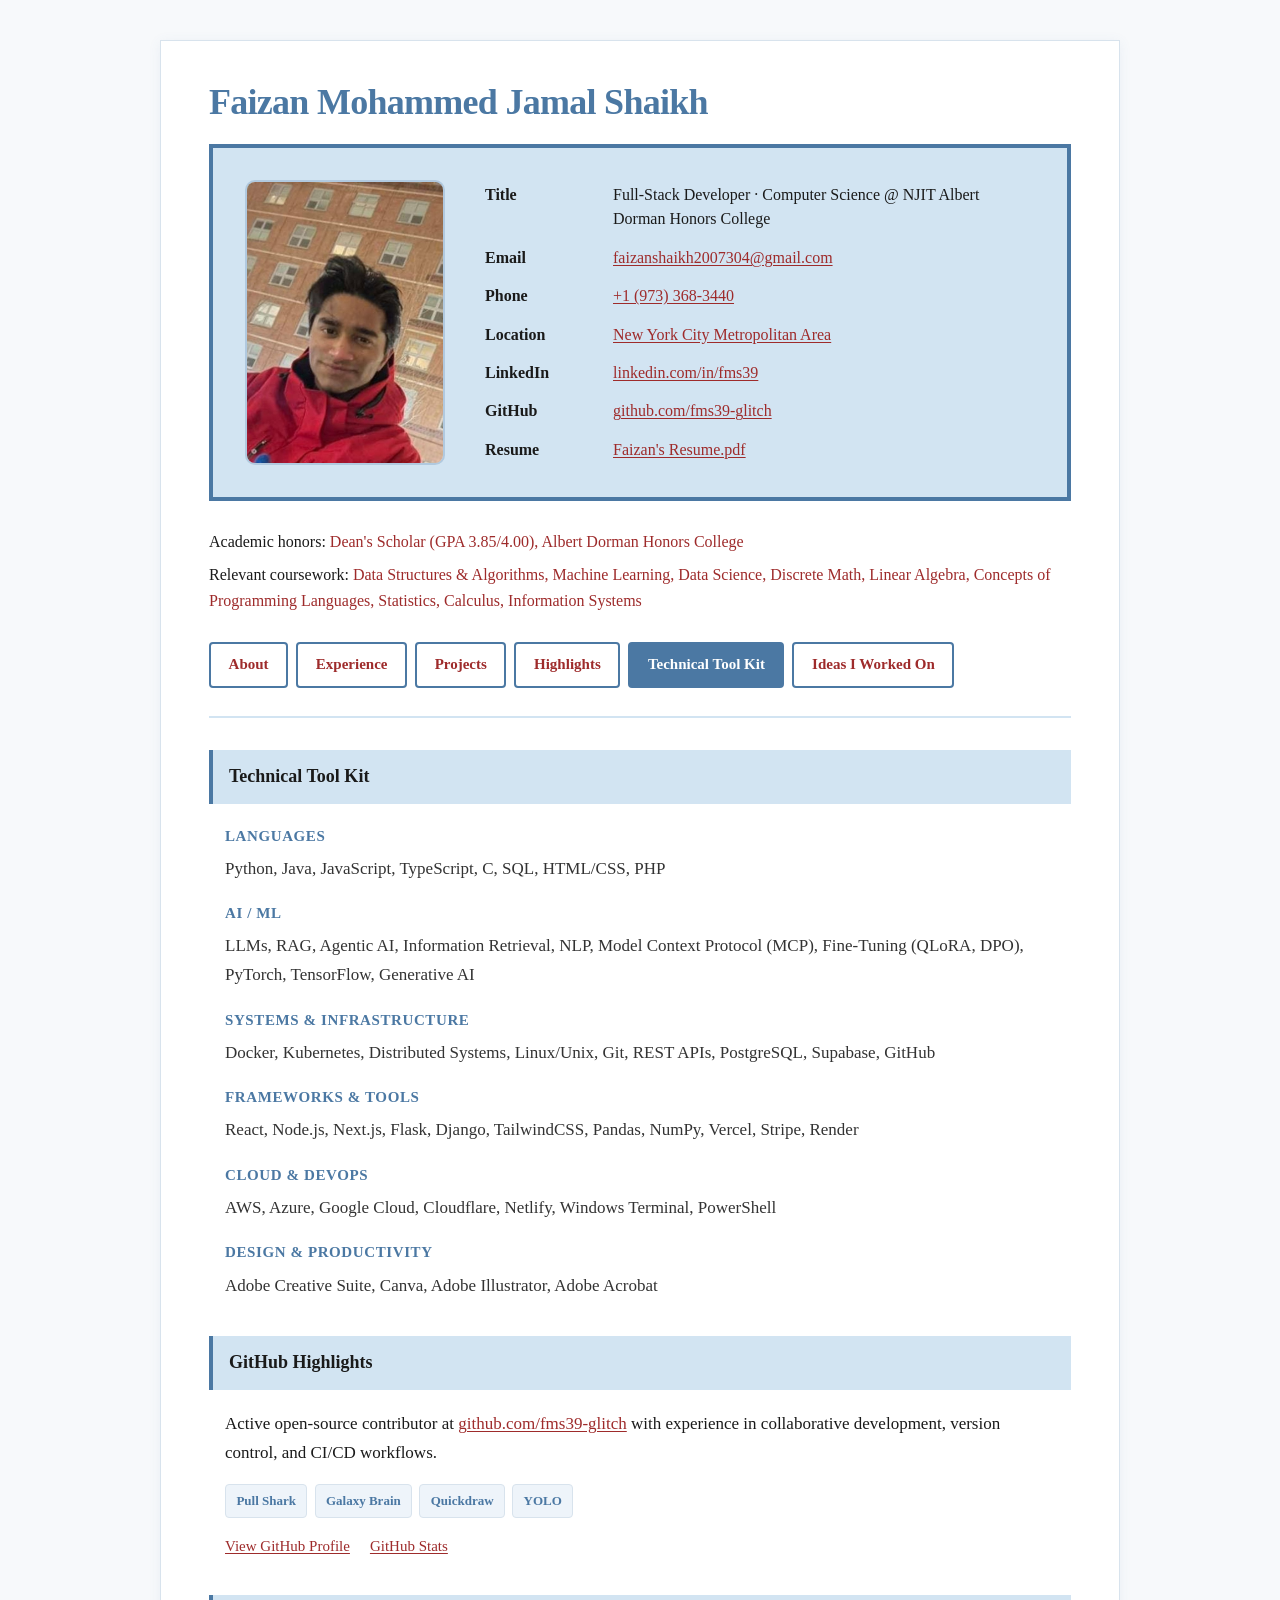
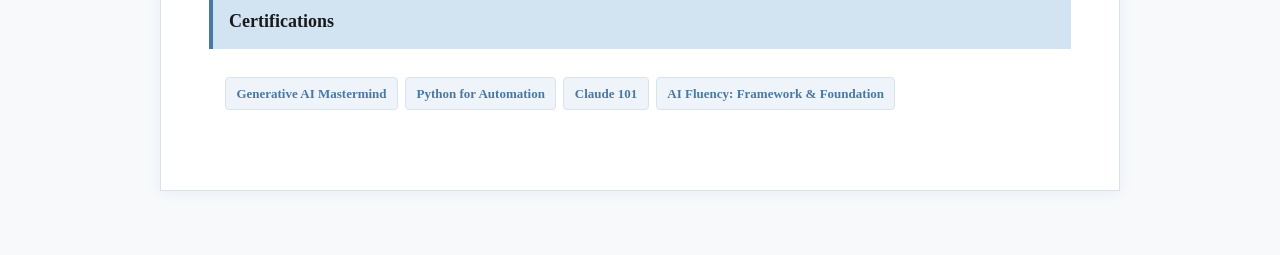
<file: toolkit.html>
<!DOCTYPE html>
<html lang="en">

<head>
    <meta charset="UTF-8">
    <meta name="viewport" content="width=device-width, initial-scale=1.0">
    <title>Faizan Shaikh — Technical Tool Kit</title>
    <link rel="stylesheet" href="style.css">
</head>

<body>
    <div class="page-container">
        <h1 class="header-name">Faizan Mohammed Jamal Shaikh</h1>

        <div class="top-banner">
            <div class="photo-container">
                <img src="Faizan_img.jpeg" alt="Faizan Shaikh">
            </div>

            <div class="contact-info">
                <table>
                    <tr>
                        <td class="label">Title</td>
                        <td>Full-Stack Developer · Computer Science @ NJIT Albert Dorman Honors College</td>
                    </tr>
                    <tr>
                        <td class="label">Email</td>
                        <td><a href="mailto:faizanshaikh2007304@gmail.com">faizanshaikh2007304@gmail.com</a></td>
                    </tr>
                    <tr>
                        <td class="label">Phone</td>
                        <td><a href="tel:+19733683440">+1 (973) 368-3440</a></td>
                    </tr>
                    <tr>
                        <td class="label">Location</td>
                        <td><a href="https://maps.google.com/?q=New+York+City+Metropolitan+Area" target="_blank"
                                rel="noopener">New York City Metropolitan Area</a></td>
                    </tr>
                    <tr>
                        <td class="label">LinkedIn</td>
                        <td><a href="https://www.linkedin.com/in/fms39" target="_blank"
                                rel="noopener">linkedin.com/in/fms39</a></td>
                    </tr>
                    <tr>
                        <td class="label">GitHub</td>
                        <td><a href="https://github.com/fms39-glitch" target="_blank"
                                rel="noopener">github.com/fms39-glitch</a></td>
                    </tr>
                    <tr>
                        <td class="label">Resume</td>
                        <td><a href="Faizan's Resume.pdf" target="_blank" rel="noopener">Faizan's Resume.pdf</a></td>
                    </tr>
                </table>
            </div>
        </div>

        <div class="interests">
            <div>Academic honors: <span class="interests-list">Dean's Scholar (GPA 3.85/4.00), Albert Dorman Honors
                    College</span></div>
            <div>Relevant coursework: <span class="interests-list">Data Structures &amp; Algorithms, Machine Learning,
                    Data Science, Discrete Math, Linear Algebra, Concepts of Programming Languages, Statistics,
                    Calculus, Information Systems</span></div>
        </div>

        <div class="navigation">
            <a href="index.html">About</a>
            <a href="experience.html">Experience</a>
            <a href="projects.html">Projects</a>
            <a href="highlights.html">Highlights</a>
            <a href="toolkit.html" class="active">Technical Tool Kit</a>
            <a href="ideas.html">Ideas I Worked On</a>
        </div>

        <div class="content-section" id="toolkit">
            <h2 class="section-title">Technical Tool Kit</h2>
            <div class="section-content">

                <div class="skill-category">
                    <strong>Languages</strong>
                    <span>Python, Java, JavaScript, TypeScript, C, SQL, HTML/CSS, PHP</span>
                </div>

                <div class="skill-category">
                    <strong>AI / ML</strong>
                    <span>LLMs, RAG, Agentic AI, Information Retrieval, NLP, Model Context Protocol (MCP), Fine-Tuning (QLoRA, DPO), PyTorch, TensorFlow, Generative AI</span>
                </div>

                <div class="skill-category">
                    <strong>Systems &amp; Infrastructure</strong>
                    <span>Docker, Kubernetes, Distributed Systems, Linux/Unix, Git, REST APIs, PostgreSQL, Supabase, GitHub</span>
                </div>

                <div class="skill-category">
                    <strong>Frameworks &amp; Tools</strong>
                    <span>React, Node.js, Next.js, Flask, Django, TailwindCSS, Pandas, NumPy, Vercel, Stripe, Render</span>
                </div>

                <div class="skill-category">
                    <strong>Cloud &amp; DevOps</strong>
                    <span>AWS, Azure, Google Cloud, Cloudflare, Netlify, Windows Terminal, PowerShell</span>
                </div>

                <div class="skill-category">
                    <strong>Design &amp; Productivity</strong>
                    <span>Adobe Creative Suite, Canva, Adobe Illustrator, Adobe Acrobat</span>
                </div>

            </div>
        </div>

        <div class="content-section" id="github">
            <h2 class="section-title">GitHub Highlights</h2>
            <div class="section-content">
                <p>Active open-source contributor at <a href="https://github.com/fms39-glitch" target="_blank"
                        rel="noopener">github.com/fms39-glitch</a> with experience in collaborative development, version
                    control, and CI/CD workflows.</p>
                <div class="tag-row">
                    <span class="tag">Pull Shark</span>
                    <span class="tag">Galaxy Brain</span>
                    <span class="tag">Quickdraw</span>
                    <span class="tag">YOLO</span>
                </div>
                <div class="social-bar">
                    <a href="https://github.com/fms39-glitch" target="_blank" rel="noopener">View GitHub Profile</a>
                    <a href="https://github-readme-stats.shion.dev/api?username=fms39-glitch&theme=dark" target="_blank"
                        rel="noopener">GitHub Stats</a>
                </div>
            </div>
        </div>

        <div class="content-section" id="certifications">
            <h2 class="section-title">Certifications</h2>
            <div class="section-content">
                <div class="tag-row">
                    <span class="tag">Generative AI Mastermind</span>
                    <span class="tag">Python for Automation</span>
                    <span class="tag">Claude 101</span>
                    <span class="tag">AI Fluency: Framework &amp; Foundation</span>
                </div>
            </div>
        </div>

    </div>
</body>

</html>
</file>
<file: style.css>
*,
*::before,
*::after {
    box-sizing: border-box;
}

html {
    font-size: 16px;
    scroll-behavior: smooth;
}

body {
    font-family: Georgia, "Times New Roman", Times, serif;
    font-size: 1.0625rem;
    line-height: 1.65;
    margin: 0;
    padding: 2.5rem 2rem 4rem;
    color: #1a1a1a;
    background-color: #f7f9fb;
    min-height: 100vh;
}

.page-container {
    max-width: 960px;
    margin: 0 auto;
    background-color: #fff;
    padding: 2.5rem 3rem 3rem;
    border: 1px solid #d8e3ed;
    box-shadow: 0 2px 12px rgba(75, 120, 163, 0.08);
}

.header-name {
    color: #4B78A3;
    font-size: 2.25rem;
    margin: 0 0 1.25rem 0;
    font-weight: 700;
    letter-spacing: -0.02em;
    line-height: 1.2;
}

.top-banner {
    border: 4px solid #4B78A3;
    background-color: #D2E4F2;
    display: flex;
    align-items: center;
    gap: 2.5rem;
    padding: 1.75rem 2rem;
    margin-bottom: 1.75rem;
}

.photo-container {
    flex-shrink: 0;
}

.photo-container img {
    display: block;
    width: 200px;
    max-width: 100%;
    height: auto;
    border-radius: 10px;
    border: 2px solid rgba(75, 120, 163, 0.25);
}

.contact-info {
    flex: 1;
    min-width: 0;
}

.contact-info table {
    border-collapse: collapse;
    width: 100%;
}

.contact-info td {
    padding: 0.45rem 1.5rem 0.45rem 0;
    font-size: 1rem;
    vertical-align: top;
    line-height: 1.5;
}

.contact-info .label {
    font-weight: 700;
    color: #1a1a1a;
    white-space: nowrap;
    width: 8rem;
}

.contact-info a {
    color: #9E2B2B;
    text-decoration: underline;
    text-underline-offset: 2px;
}

.contact-info a:hover {
    color: #7a1f1f;
}

.interests {
    font-size: 1rem;
    margin-bottom: 1.75rem;
    line-height: 1.6;
}

.interests div {
    margin-bottom: 0.5rem;
}

.interests div:last-child {
    margin-bottom: 0;
}

.interests-list {
    color: #9E2B2B;
}

.navigation {
    display: flex;
    flex-wrap: wrap;
    gap: 0.5rem;
    margin-bottom: 2rem;
    padding-bottom: 1.75rem;
    border-bottom: 2px solid #D2E4F2;
}

.navigation a {
    border: 2px solid #4B78A3;
    padding: 0.55rem 1.1rem;
    text-decoration: none;
    color: #9E2B2B;
    font-size: 0.9375rem;
    font-weight: 600;
    background-color: #fff;
    border-radius: 4px;
    transition: background-color 0.15s ease, color 0.15s ease;
}

.navigation a:hover {
    background-color: #D2E4F2;
    color: #7a1f1f;
}

.navigation a.active {
    background-color: #4B78A3;
    color: #fff;
    border-color: #4B78A3;
}

.navigation a.active:hover {
    background-color: #3d6285;
    color: #fff;
}

.content-section {
    margin-bottom: 0;
}

.content-section + .content-section {
    margin-top: 0.25rem;
}

.section-title {
    background-color: #D2E4F2;
    padding: 0.75rem 1rem;
    font-size: 1.125rem;
    font-weight: 700;
    margin: 0;
    color: #1a1a1a;
    border-left: 4px solid #4B78A3;
}

.section-content {
    padding: 1.25rem 1rem 2rem;
    font-size: 1.0625rem;
    line-height: 1.7;
}

.section-content p {
    margin-top: 0;
    margin-bottom: 1rem;
}

.section-content p:last-child {
    margin-bottom: 0;
}

.section-content ul {
    margin: 0;
    padding-left: 1.75rem;
}

.section-content li {
    margin-bottom: 0.75rem;
    padding-left: 0.25rem;
}

.section-content li:last-child {
    margin-bottom: 0;
}

.section-content strong {
    color: #1a1a1a;
}

.section-content em {
    color: #444;
}

.section-content a {
    color: #9E2B2B;
    text-decoration: underline;
    text-underline-offset: 2px;
}

.section-content a:hover {
    color: #7a1f1f;
}

.summary {
    font-size: 1.0625rem;
    line-height: 1.75;
    margin: 0;
}

.entry {
    margin-bottom: 1.75rem;
    padding-bottom: 1.75rem;
    border-bottom: 1px solid #e8eef4;
}

.entry:last-child {
    margin-bottom: 0;
    padding-bottom: 0;
    border-bottom: none;
}

.entry-header {
    display: flex;
    flex-wrap: wrap;
    justify-content: space-between;
    align-items: baseline;
    gap: 0.35rem 1.5rem;
    margin-bottom: 0.35rem;
}

.entry-header strong {
    font-size: 1.0625rem;
    color: #1a1a1a;
}

.entry-dates {
    font-size: 0.9375rem;
    color: #555;
    white-space: nowrap;
}

.entry-meta {
    font-size: 0.9875rem;
    color: #444;
    margin-bottom: 0.65rem;
}

.entry-meta a {
    color: #9E2B2B;
    text-decoration: underline;
    text-underline-offset: 2px;
}

.entry-meta a:hover {
    color: #7a1f1f;
}

.entry-body {
    margin: 0;
    padding-left: 1.25rem;
}

.entry-body li {
    margin-bottom: 0.55rem;
}

.project-header {
    display: flex;
    flex-wrap: wrap;
    align-items: baseline;
    gap: 0.5rem 1rem;
    margin-bottom: 0.35rem;
}

.project-header strong {
    font-size: 1.0625rem;
}

.project-link {
    font-size: 0.9375rem;
}

.project-link a {
    color: #9E2B2B;
    text-decoration: underline;
    text-underline-offset: 2px;
}

.project-link a:hover {
    color: #7a1f1f;
}

.project-role {
    font-size: 0.9375rem;
    color: #555;
    margin-bottom: 0.65rem;
}

.skill-category {
    margin-bottom: 1.1rem;
}

.skill-category:last-child {
    margin-bottom: 0;
}

.skill-category strong {
    display: block;
    margin-bottom: 0.35rem;
    color: #4B78A3;
    font-size: 0.9375rem;
    text-transform: uppercase;
    letter-spacing: 0.04em;
}

.skill-category span {
    color: #333;
    line-height: 1.65;
}

.tag-row {
    display: flex;
    flex-wrap: wrap;
    gap: 0.45rem;
    margin-top: 0.5rem;
}

.tag {
    display: inline-block;
    font-size: 0.8125rem;
    font-weight: 600;
    padding: 0.3rem 0.65rem;
    background-color: #eef4fa;
    color: #4B78A3;
    border: 1px solid #d8e3ed;
    border-radius: 4px;
}

.social-bar {
    display: flex;
    flex-wrap: wrap;
    gap: 0.65rem 1.25rem;
    margin-top: 1rem;
}

.social-bar a {
    color: #9E2B2B;
    text-decoration: underline;
    text-underline-offset: 2px;
    font-size: 0.9375rem;
}

.social-bar a:hover {
    color: #7a1f1f;
}

.edu-degree {
    font-weight: 700;
    color: #1a1a1a;
}

.edu-detail {
    color: #444;
    margin-top: 0.25rem;
}

@media (max-width: 768px) {
    body {
        padding: 1rem 0.75rem 2rem;
        font-size: 1rem;
    }

    .page-container {
        padding: 1.5rem 1.25rem 2rem;
    }

    .header-name {
        font-size: 1.75rem;
    }

    .top-banner {
        flex-direction: column;
        align-items: flex-start;
        gap: 1.25rem;
        padding: 1.25rem;
    }

    .photo-container img {
        width: 160px;
    }

    .contact-info td {
        display: block;
        padding: 0.25rem 0;
    }

    .contact-info .label {
        width: auto;
        padding-bottom: 0;
    }

    .contact-info tr {
        display: block;
        margin-bottom: 0.65rem;
    }

    .navigation a {
        flex: 1 1 auto;
        text-align: center;
        min-width: calc(50% - 0.25rem);
    }
}

@media (max-width: 480px) {
    .navigation a {
        min-width: 100%;
    }
}
</file>
